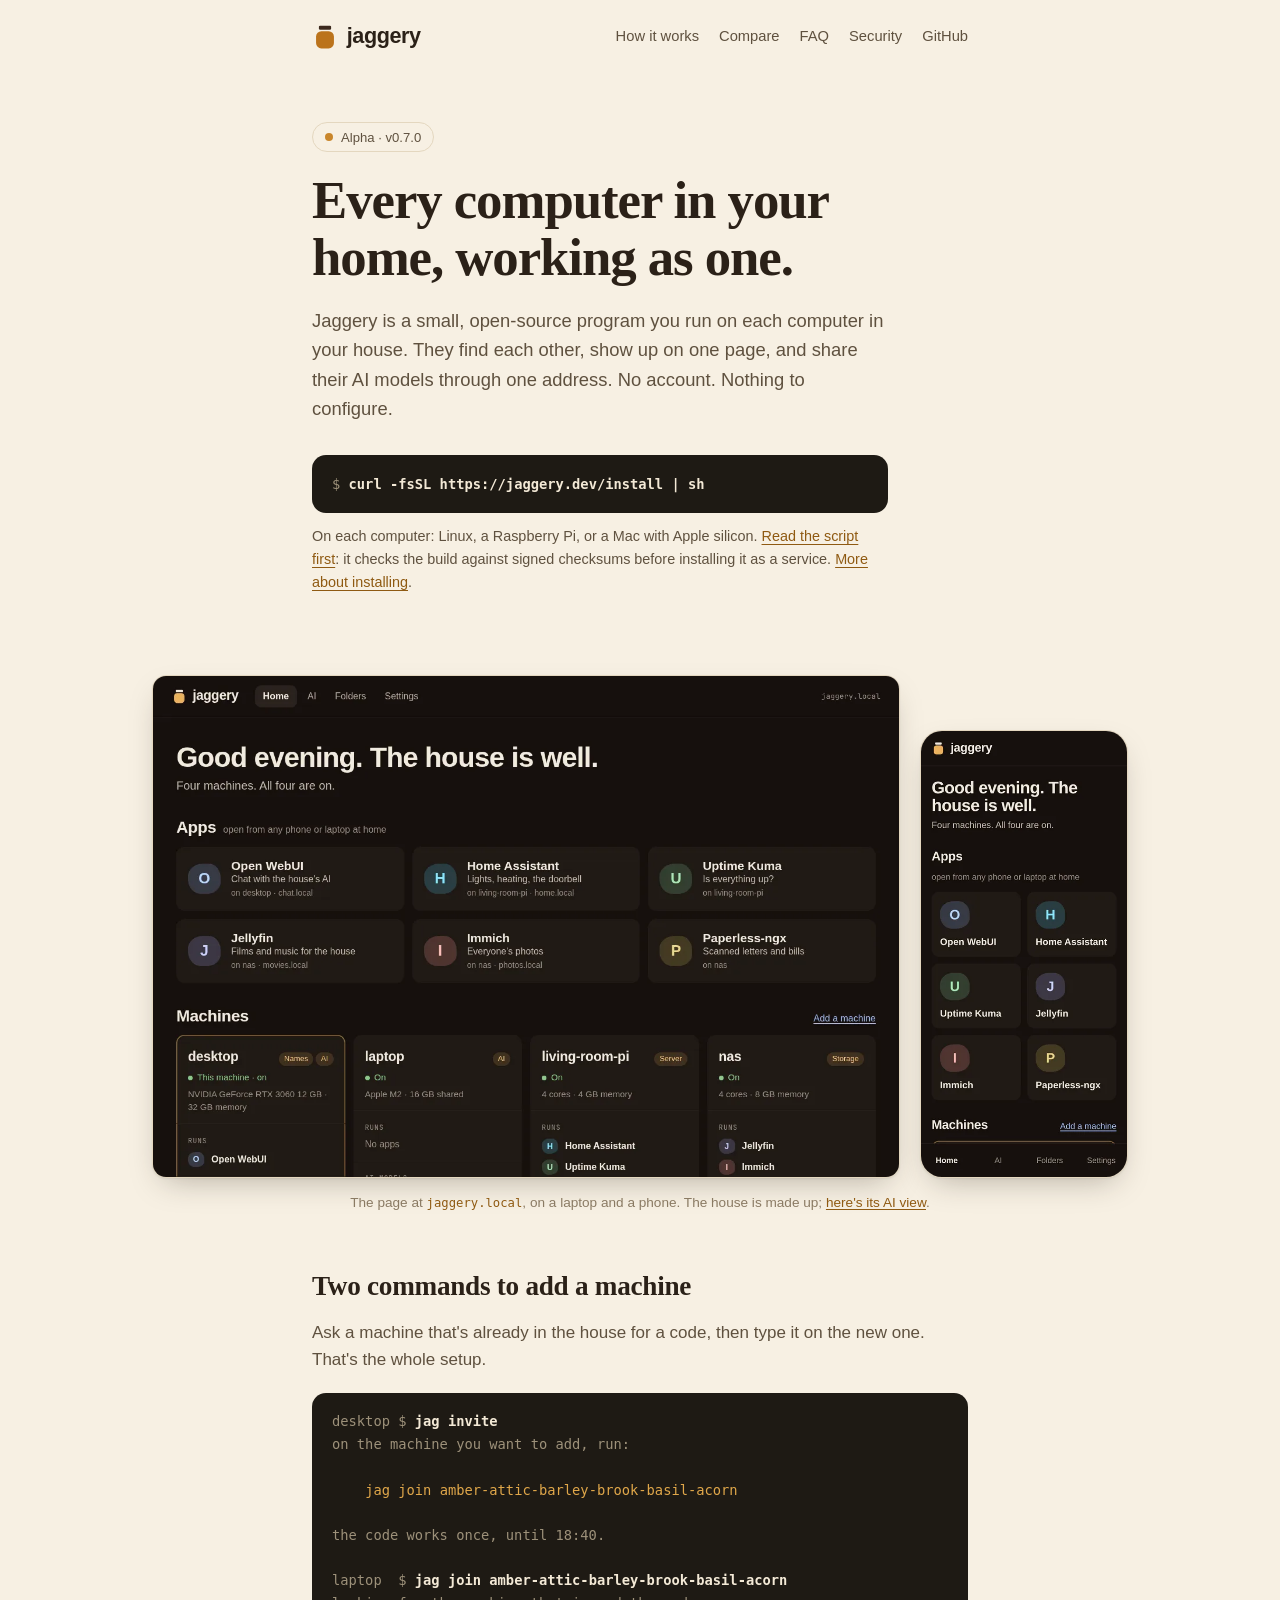
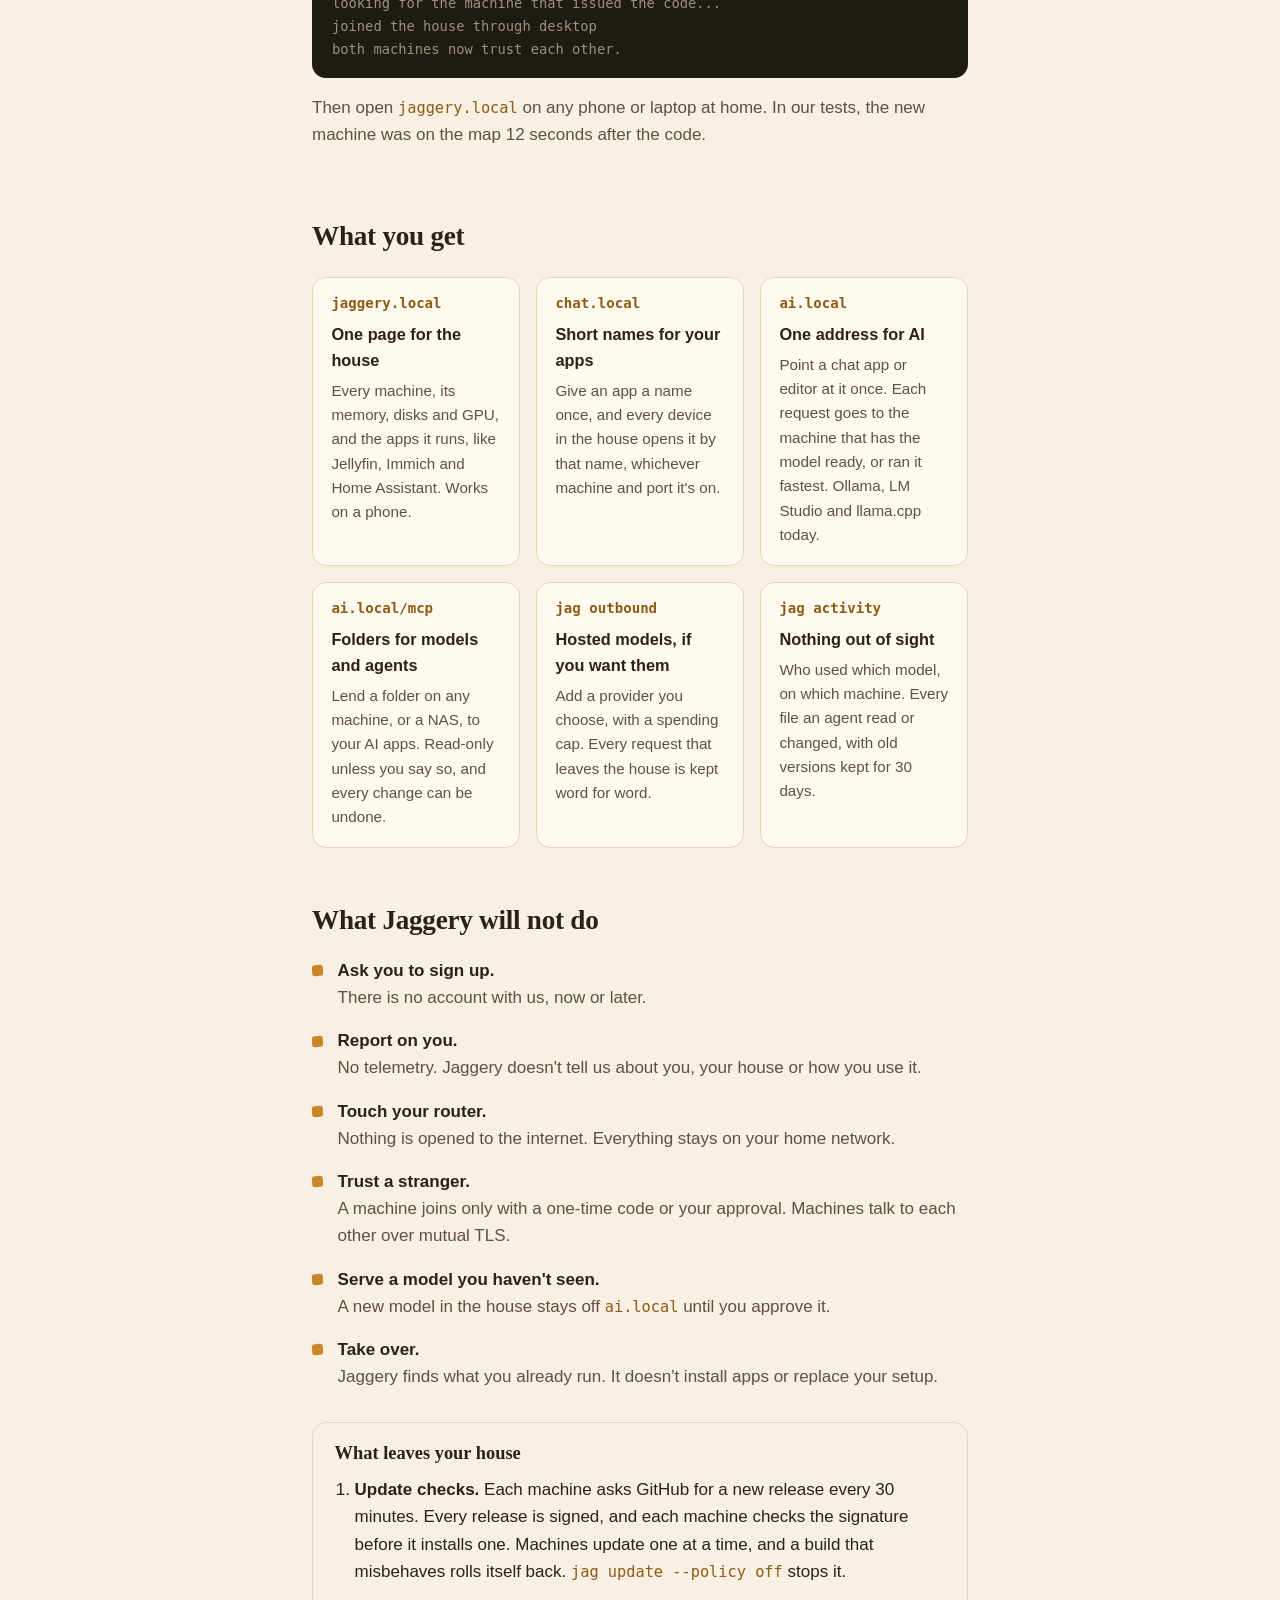
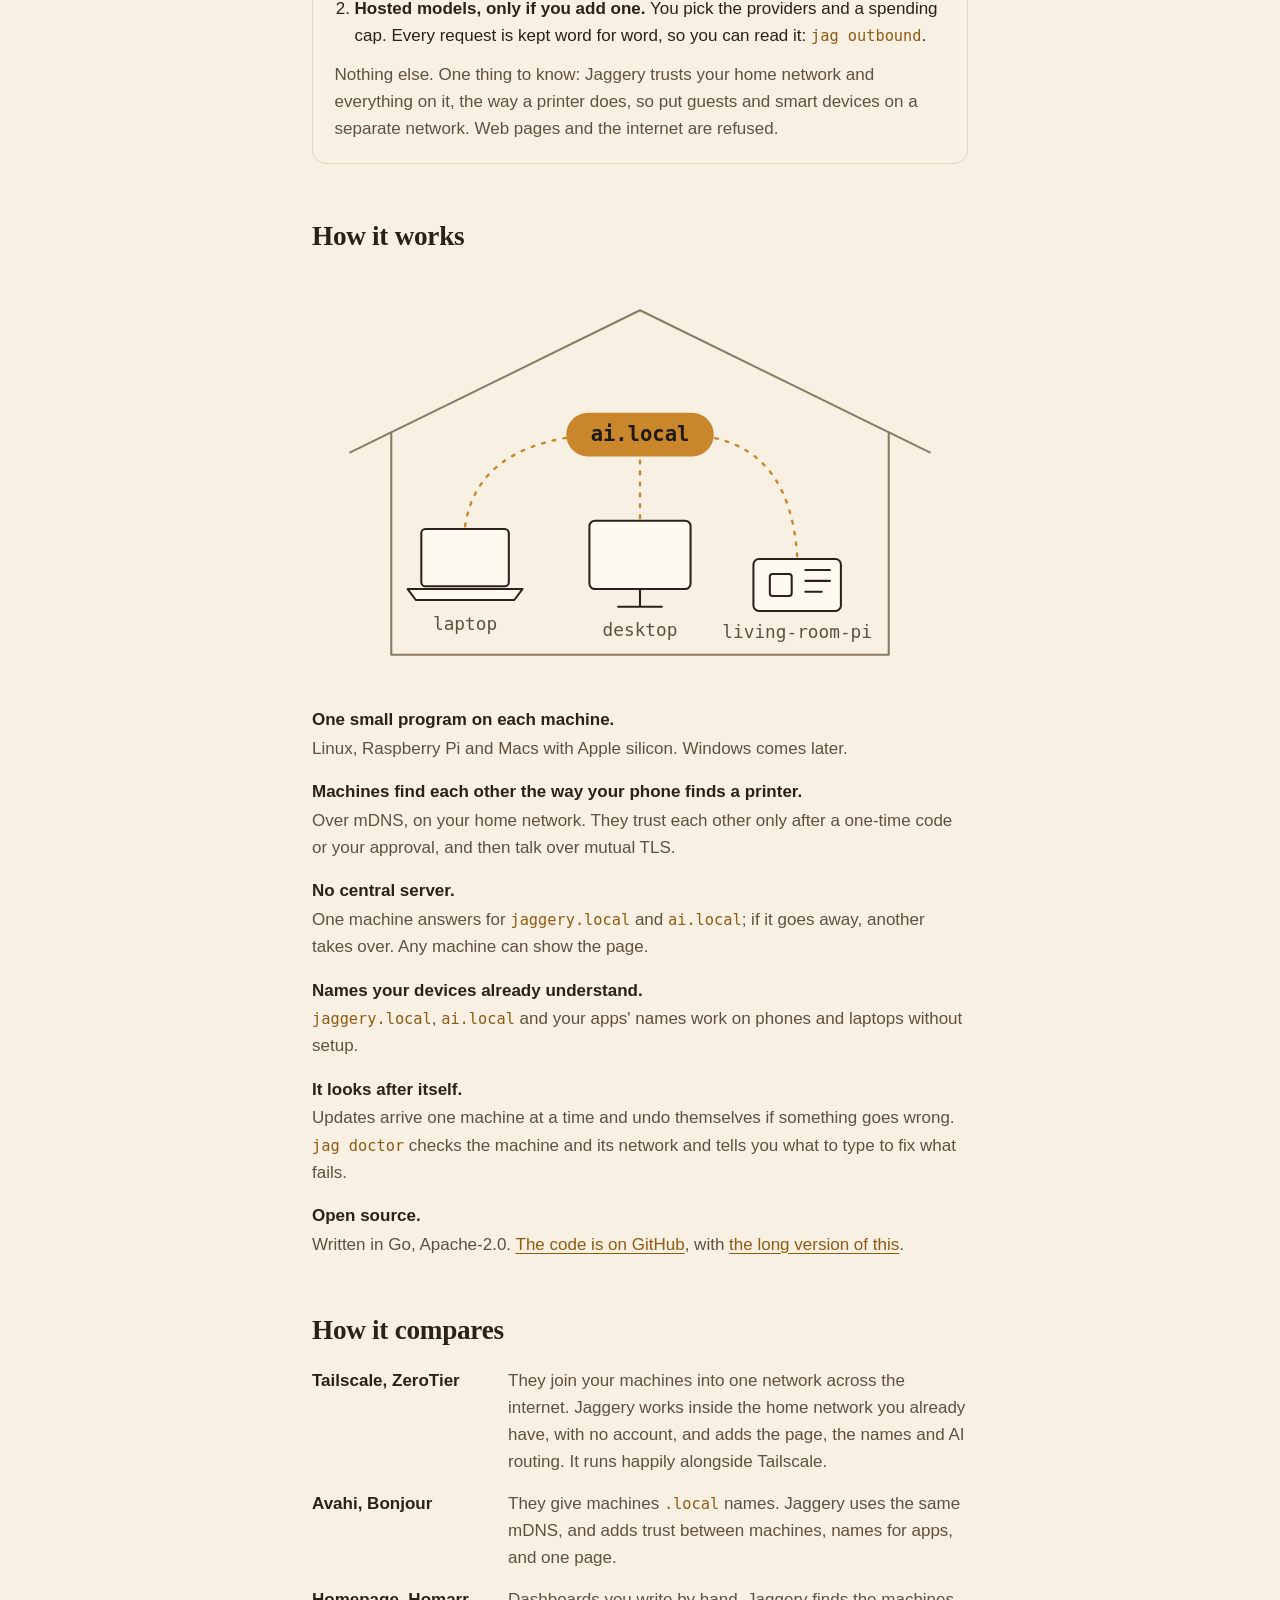
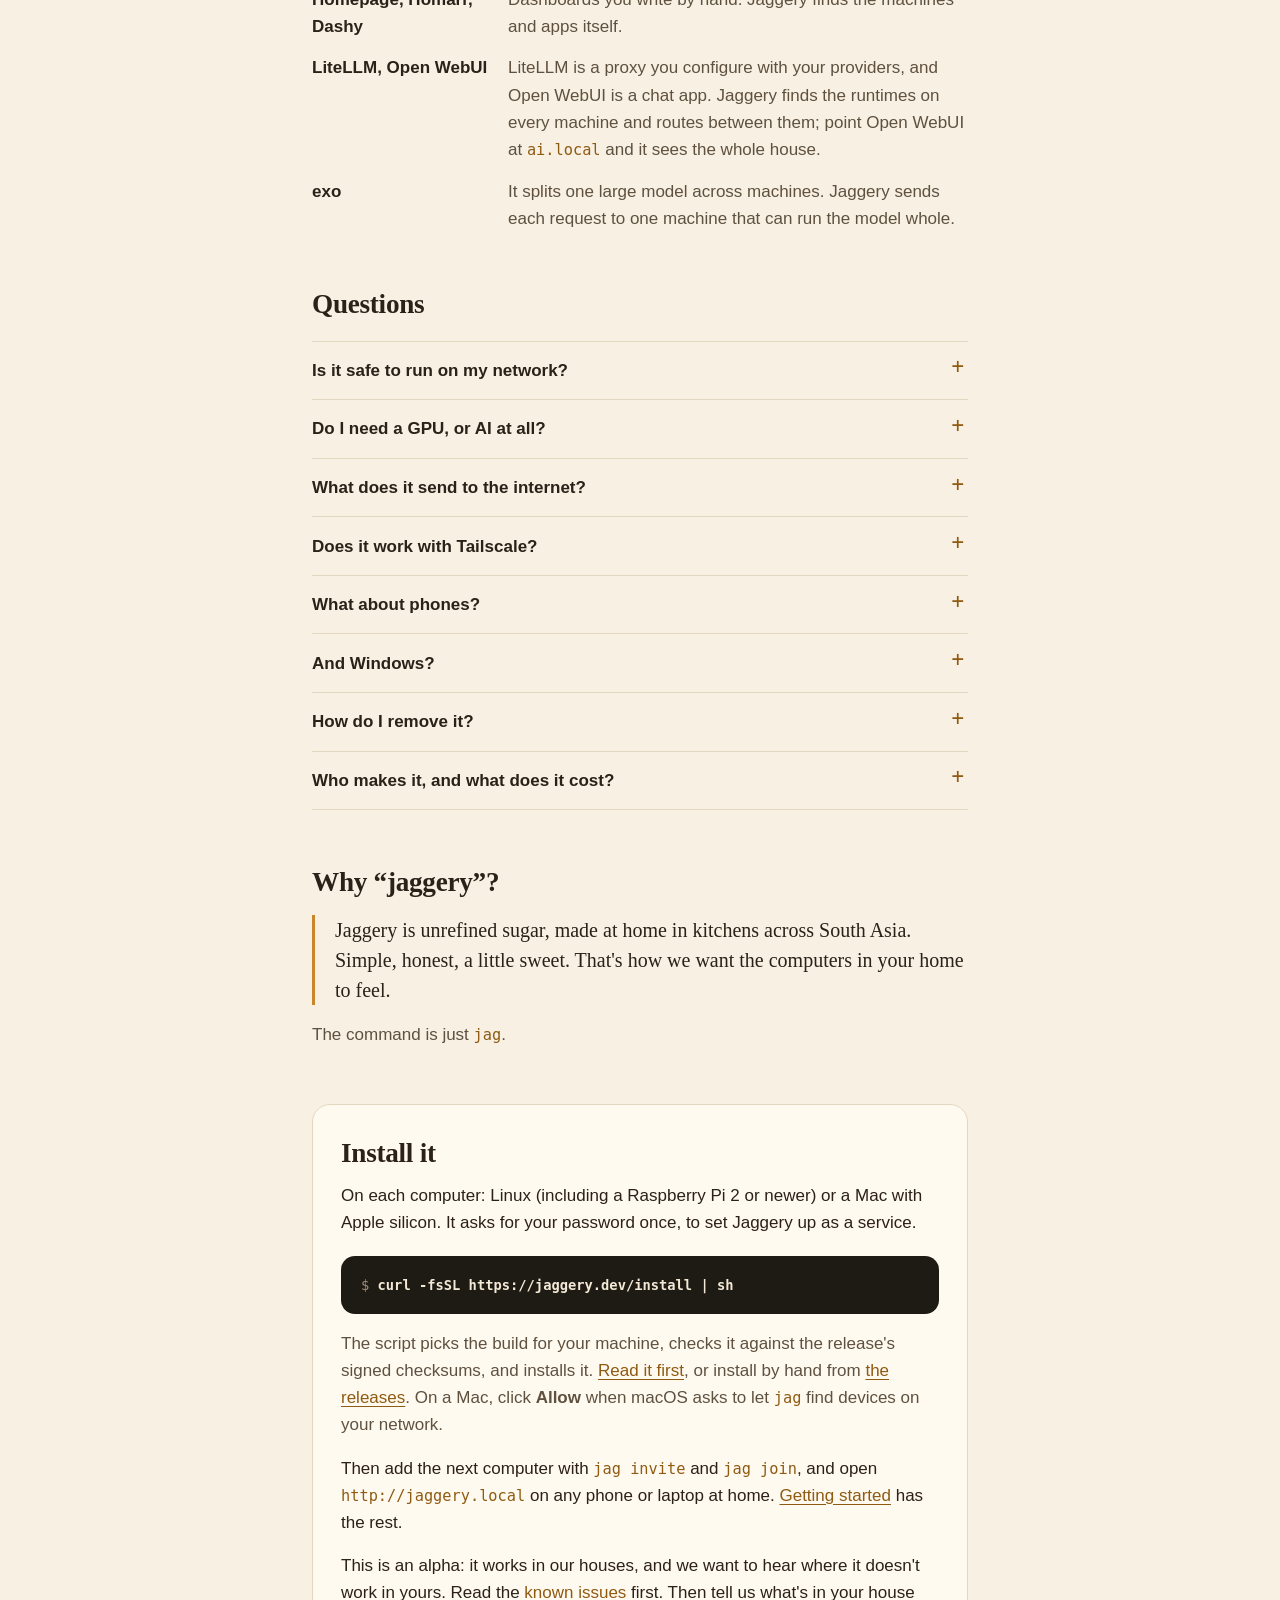
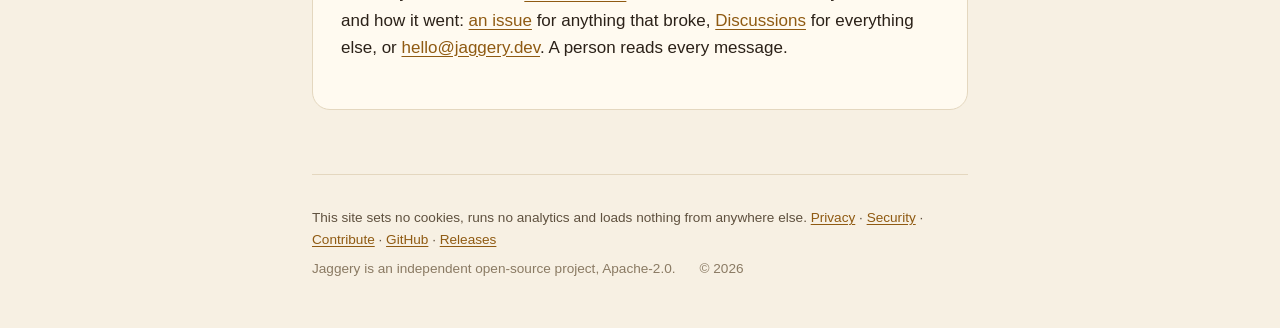
<file: index.html>
<!doctype html>
<html lang="en-GB">
<head>
<meta charset="utf-8">
<meta name="viewport" content="width=device-width, initial-scale=1">
<meta http-equiv="Content-Security-Policy" content="default-src 'none'; style-src 'self'; img-src 'self'; base-uri 'none'; form-action 'none'">
<meta name="referrer" content="no-referrer">
<title>Jaggery: every computer in your home, working as one</title>
<meta name="description" content="Jaggery is a small open-source program for each computer in your house. They find each other, show up on one page, and share their AI models through one address. No account, no telemetry.">
<link rel="canonical" href="https://jaggery.dev/">
<meta property="og:type" content="website">
<meta property="og:site_name" content="Jaggery">
<meta property="og:url" content="https://jaggery.dev/">
<meta property="og:title" content="Jaggery: every computer in your home, working as one">
<meta property="og:description" content="One page for every machine in the house, short names for your apps, and one address for all your local AI models. Open source, no account, no telemetry.">
<meta property="og:image" content="https://jaggery.dev/img/og.png">
<meta property="og:image:width" content="1200">
<meta property="og:image:height" content="630">
<meta property="og:image:alt" content="The Jaggery jar and the words: Every computer in your home, working as one.">
<meta name="twitter:card" content="summary_large_image">
<meta name="theme-color" content="#f7f0e3" media="(prefers-color-scheme: light)">
<meta name="theme-color" content="#14110d" media="(prefers-color-scheme: dark)">
<link rel="icon" href="favicon.svg" type="image/svg+xml">
<link rel="icon" href="favicon-32.png" type="image/png" sizes="32x32">
<link rel="apple-touch-icon" href="apple-touch-icon.png">
<link rel="stylesheet" href="style.css">
<script type="application/ld+json">
{"@context": "https://schema.org", "@type": "SoftwareApplication", "name": "Jaggery",
 "description": "A small open-source program for each computer in your house: they find each other, show up on one page, and share their AI models through one address.",
 "url": "https://jaggery.dev/", "applicationCategory": "UtilitiesApplication", "operatingSystem": "Linux, macOS",
 "license": "https://www.apache.org/licenses/LICENSE-2.0", "codeRepository": "https://github.com/jaggery-dev/jaggery",
 "offers": {"@type": "Offer", "price": "0", "priceCurrency": "GBP"}}
</script>
</head>
<body>
<a class="skip" href="#main">Skip to the content</a>
<div class="wrap">

<header class="top">
  <a class="mark" href="/" aria-label="Jaggery home">
    <svg viewBox="0 0 64 64" aria-hidden="true"><rect class="jar-lid" x="17" y="4" width="30" height="10" rx="3"/><rect class="jar-body" x="10" y="18" width="44" height="42" rx="13"/></svg>
    <span>jaggery</span>
  </a>
  <nav aria-label="Sections">
    <a href="#how">How it works</a>
    <a href="#compare">Compare</a>
    <a href="#faq">FAQ</a>
    <a href="/security">Security</a>
    <a href="https://github.com/jaggery-dev/jaggery">GitHub</a>
  </nav>
</header>

<main id="main">

<div class="hero">
  <a class="status" href="https://github.com/jaggery-dev/jaggery/releases/latest">Alpha · v0.7.0</a>
  <h1>Every computer in your home, working as one.</h1>
  <p class="lede">Jaggery is a small, open-source program you run on each computer in your house. They find each other, show up on one page, and share their AI models through one address. No account. Nothing to configure.</p>
  <div class="install" id="install">
    <div class="term wrap" role="img" aria-label="Terminal: curl -fsSL https://jaggery.dev/install | sh">
<pre><span class="who">$</span> <span class="cmd select">curl -fsSL https://jaggery.dev/install | sh</span></pre>
    </div>
    <p class="dim small">On each computer: Linux, a Raspberry Pi, or a Mac with Apple silicon. <a href="https://github.com/jaggery-dev/jaggery/blob/prod/scripts/get.sh">Read the script first</a>: it checks the build against signed checksums before installing it as a service. <a href="#alpha">More about installing</a>.</p>
  </div>
</div>

</div>

<figure class="shot" aria-labelledby="shot-cap">
  <div class="shot-row">
    <picture class="desk">
      <source srcset="img/page-home.webp" type="image/webp">
      <img src="img/page-home.png" width="1280" height="860" alt="The page at jaggery.local: Good evening, the house is well. Six apps with their short names, like chat.local and photos.local, and four machines, desktop, laptop, living-room-pi and nas, with their hardware, apps and AI models.">
    </picture>
    <img class="phone" src="img/page-home-phone.webp" srcset="img/page-home-phone.webp 1x, img/page-home-phone@2x.webp 2x" width="390" height="844" loading="lazy" alt="The same page on a phone.">
  </div>
  <figcaption id="shot-cap">The page at <code>jaggery.local</code>, on a laptop and a phone. The house is made up; <a href="img/page-ai.webp">here's its AI view</a>.</figcaption>
</figure>

<div class="wrap">

<section aria-labelledby="two">
  <h2 id="two">Two commands to add a machine</h2>
  <p class="dim">Ask a machine that's already in the house for a code, then type it on the new one. That's the whole setup.</p>
  <div class="term" role="img" aria-label="Terminal: jag invite on the desktop prints a six-word code; jag join with that code on the laptop joins the house.">
<pre><span class="who">desktop $</span> <span class="cmd">jag invite</span>
<span class="out">on the machine you want to add, run:</span>

    <span class="hl">jag join amber-attic-barley-brook-basil-acorn</span>

<span class="out">the code works once, until 18:40.</span>

<span class="who">laptop  $</span> <span class="cmd">jag join amber-attic-barley-brook-basil-acorn</span>
<span class="out">looking for the machine that issued the code...</span>
<span class="out">joined the house through desktop</span>
<span class="out">both machines now trust each other.</span></pre>
  </div>
  <p class="dim">Then open <code>jaggery.local</code> on any phone or laptop at home. In our tests, the new machine was on the map 12 seconds after the code.</p>
</section>

<section aria-labelledby="get">
  <h2 id="get">What you get</h2>
  <div class="things">
    <div class="thing">
      <span class="addr">jaggery.local</span>
      <h3>One page for the house</h3>
      <p>Every machine, its memory, disks and GPU, and the apps it runs, like Jellyfin, Immich and Home Assistant. Works on a phone.</p>
    </div>
    <div class="thing">
      <span class="addr">chat.local</span>
      <h3>Short names for your apps</h3>
      <p>Give an app a name once, and every device in the house opens it by that name, whichever machine and port it's on.</p>
    </div>
    <div class="thing">
      <span class="addr">ai.local</span>
      <h3>One address for AI</h3>
      <p>Point a chat app or editor at it once. Each request goes to the machine that has the model ready, or ran it fastest. Ollama, LM Studio and llama.cpp today.</p>
    </div>
    <div class="thing">
      <span class="addr">ai.local/mcp</span>
      <h3>Folders for models and agents</h3>
      <p>Lend a folder on any machine, or a NAS, to your AI apps. Read-only unless you say so, and every change can be undone.</p>
    </div>
    <div class="thing">
      <span class="addr">jag outbound</span>
      <h3>Hosted models, if you want them</h3>
      <p>Add a provider you choose, with a spending cap. Every request that leaves the house is kept word for word.</p>
    </div>
    <div class="thing">
      <span class="addr">jag activity</span>
      <h3>Nothing out of sight</h3>
      <p>Who used which model, on which machine. Every file an agent read or changed, with old versions kept for 30 days.</p>
    </div>
  </div>
</section>

<section id="promises" aria-labelledby="promises-h">
  <h2 id="promises-h">What Jaggery will not do</h2>
  <ul class="promises">
    <li><strong>Ask you to sign up.</strong> <span>There is no account with us, now or later.</span></li>
    <li><strong>Report on you.</strong> <span>No telemetry. Jaggery doesn't tell us about you, your house or how you use it.</span></li>
    <li><strong>Touch your router.</strong> <span>Nothing is opened to the internet. Everything stays on your home network.</span></li>
    <li><strong>Trust a stranger.</strong> <span>A machine joins only with a one-time code or your approval. Machines talk to each other over mutual TLS.</span></li>
    <li><strong>Serve a model you haven't seen.</strong> <span>A new model in the house stays off <code>ai.local</code> until you approve it.</span></li>
    <li><strong>Take over.</strong> <span>Jaggery finds what you already run. It doesn't install apps or replace your setup.</span></li>
  </ul>

  <div class="leaves">
    <h3>What leaves your house</h3>
    <ol>
      <li><strong>Update checks.</strong> Each machine asks GitHub for a new release every 30 minutes. Every release is signed, and each machine checks the signature before it installs one. Machines update one at a time, and a build that misbehaves rolls itself back. <code>jag update --policy off</code> stops it.</li>
      <li><strong>Hosted models, only if you add one.</strong> You pick the providers and a spending cap. Every request is kept word for word, so you can read it: <code>jag outbound</code>.</li>
    </ol>
    <p class="dim">Nothing else. One thing to know: Jaggery trusts your home network and everything on it, the way a printer does, so put guests and smart devices on a separate network. Web pages and the internet are refused.</p>
  </div>
</section>

<section id="how" aria-labelledby="how-h">
  <h2 id="how-h">How it works</h2>
  <figure class="house" aria-label="A drawing of a house. A laptop, a desktop and a Raspberry Pi are joined by dotted lines to one address, ai.local.">
    <svg viewBox="0 0 480 300" role="img" aria-hidden="true">
      <path class="outline" d="M28 132 L240 28 L452 132"/>
      <path class="outline" d="M58 118 V280 H422 V118"/>
      <path class="link" d="M112 186 Q120 132 188 121"/>
      <path class="link" d="M240 180 V136"/>
      <path class="link" d="M355 208 Q350 132 292 121"/>
      <rect class="hub" x="186" y="103" width="108" height="32" rx="16"/>
      <text class="hub-text" x="240" y="124" text-anchor="middle">ai.local</text>
      <rect class="device" x="80" y="188" width="64" height="42" rx="3"/>
      <path class="device" d="M70 232 H154 L148 240 H76 Z"/>
      <rect class="device" x="203" y="182" width="74" height="50" rx="4"/>
      <path class="detail" d="M240 232 V244 M224 245 H256"/>
      <rect class="device" x="323" y="210" width="64" height="38" rx="4"/>
      <rect class="device" x="335" y="221" width="16" height="16" rx="2"/>
      <path class="detail" d="M361 218 H379 M361 226 H379 M361 234 H373"/>
      <text class="label" x="112" y="262" text-anchor="middle">laptop</text>
      <text class="label" x="240" y="266" text-anchor="middle">desktop</text>
      <text class="label" x="355" y="268" text-anchor="middle">living-room-pi</text>
    </svg>
  </figure>
  <dl class="how">
    <div><dt>One small program on each machine.</dt><dd>Linux, Raspberry Pi and Macs with Apple silicon. Windows comes later.</dd></div>
    <div><dt>Machines find each other the way your phone finds a printer.</dt><dd>Over mDNS, on your home network. They trust each other only after a one-time code or your approval, and then talk over mutual TLS.</dd></div>
    <div><dt>No central server.</dt><dd>One machine answers for <code>jaggery.local</code> and <code>ai.local</code>; if it goes away, another takes over. Any machine can show the page.</dd></div>
    <div><dt>Names your devices already understand.</dt><dd><code>jaggery.local</code>, <code>ai.local</code> and your apps' names work on phones and laptops without setup.</dd></div>
    <div><dt>It looks after itself.</dt><dd>Updates arrive one machine at a time and undo themselves if something goes wrong. <code>jag doctor</code> checks the machine and its network and tells you what to type to fix what fails.</dd></div>
    <div><dt>Open source.</dt><dd>Written in Go, Apache-2.0. <a href="https://github.com/jaggery-dev/jaggery">The code is on GitHub</a>, with <a href="https://github.com/jaggery-dev/jaggery/blob/prod/docs/how-it-works.md">the long version of this</a>.</dd></div>
  </dl>
</section>

<section id="compare" aria-labelledby="compare-h">
  <h2 id="compare-h">How it compares</h2>
  <dl class="compare">
    <div><dt>Tailscale, ZeroTier</dt><dd>They join your machines into one network across the internet. Jaggery works inside the home network you already have, with no account, and adds the page, the names and AI routing. It runs happily alongside Tailscale.</dd></div>
    <div><dt>Avahi, Bonjour</dt><dd>They give machines <code>.local</code> names. Jaggery uses the same mDNS, and adds trust between machines, names for apps, and one page.</dd></div>
    <div><dt>Homepage, Homarr, Dashy</dt><dd>Dashboards you write by hand. Jaggery finds the machines and apps itself.</dd></div>
    <div><dt>LiteLLM, Open WebUI</dt><dd>LiteLLM is a proxy you configure with your providers, and Open WebUI is a chat app. Jaggery finds the runtimes on every machine and routes between them; point Open WebUI at <code>ai.local</code> and it sees the whole house.</dd></div>
    <div><dt>exo</dt><dd>It splits one large model across machines. Jaggery sends each request to one machine that can run the model whole.</dd></div>
  </dl>
</section>

<section id="faq" aria-labelledby="faq-h">
  <h2 id="faq-h">Questions</h2>
  <div class="faq">
    <details>
      <summary>Is it safe to run on my network?</summary>
      <p>Jaggery trusts your home network and everything on it, the way a printer or a media server does: anyone on it can use <code>ai.local</code>, the page and any folders you share. So put guests and smart devices on a separate network, and don't run it on a network you don't control. Web pages and the internet are refused, machines join only with a code, and updates must carry Jaggery's signature. The details, including what isn't protected yet, are on the <a href="/security">security page</a>.</p>
    </details>
    <details>
      <summary>Do I need a GPU, or AI at all?</summary>
      <p>No. Without an AI runtime you still get the page and the names. If a machine runs Ollama, LM Studio or llama.cpp, its models appear at <code>ai.local</code> for every device in the house. A GPU makes them faster, but small models run fine on a CPU.</p>
    </details>
    <details>
      <summary>What does it send to the internet?</summary>
      <p>Each machine asks GitHub for a new release every 30 minutes, and <code>jag update --policy off</code> stops it. Hosted models are used only if you add a provider. Nothing else: no telemetry, no account, no crash reports.</p>
    </details>
    <details>
      <summary>Does it work with Tailscale?</summary>
      <p>Yes, side by side. Jaggery accepts requests from Tailscale's addresses, and a machine that isn't on the home network, such as a cloud machine over a VPN, can join with <code>jag join &lt;code&gt; --at &lt;address&gt;</code>.</p>
    </details>
    <details>
      <summary>What about phones?</summary>
      <p>The page works in any phone's browser. <code>.local</code> names work on iPhones; on Android they depend on the version and the browser, and we'd like to hear what yours does (<a href="https://github.com/jaggery-dev/jaggery/issues/18">issue #18</a>).</p>
    </details>
    <details>
      <summary>And Windows?</summary>
      <p>Not yet (<a href="https://github.com/jaggery-dev/jaggery/issues/17">issue #17</a>). Run Jaggery on your other machines, and Windows apps can still use <code>ai.local</code> and open the page.</p>
    </details>
    <details>
      <summary>How do I remove it?</summary>
      <p><code>curl -fsSL https://jaggery.dev/install | sh -s -- --uninstall</code> removes the service and the program, and keeps the machine's identity so it can rejoin. To remove that too, delete <code>~/.config/jaggery</code> on Linux or <code>~/Library/Application Support/jaggery</code> on a Mac.</p>
    </details>
    <details>
      <summary>Who makes it, and what does it cost?</summary>
      <p>Jaggery is an independent open-source project with one maintainer for now. It's free, under the Apache-2.0 licence, with no account and nothing to pay. Help is welcome: see <a href="/contribute">how to contribute</a>.</p>
    </details>
  </div>
</section>

<section class="name" aria-labelledby="name-h">
  <h2 id="name-h">Why “jaggery”?</h2>
  <blockquote>Jaggery is unrefined sugar, made at home in kitchens across South Asia. Simple, honest, a little sweet. That's how we want the computers in your home to feel.</blockquote>
  <p class="dim after">The command is just <code>jag</code>.</p>
</section>

<section id="alpha" class="alpha" aria-labelledby="alpha-h">
  <h2 id="alpha-h">Install it</h2>
  <p>On each computer: Linux (including a Raspberry Pi 2 or newer) or a Mac with Apple silicon. It asks for your password once, to set Jaggery up as a service.</p>
  <div class="term wrap" role="img" aria-label="Terminal: the install command.">
<pre><span class="who">$</span> <span class="cmd select">curl -fsSL https://jaggery.dev/install | sh</span></pre>
  </div>
  <p class="dim">The script picks the build for your machine, checks it against the release's signed checksums, and installs it. <a href="https://github.com/jaggery-dev/jaggery/blob/prod/scripts/get.sh">Read it first</a>, or install by hand from <a href="https://github.com/jaggery-dev/jaggery/releases">the releases</a>. On a Mac, click <strong>Allow</strong> when macOS asks to let <code>jag</code> find devices on your network.</p>
  <p>Then add the next computer with <code>jag invite</code> and <code>jag join</code>, and open <code>http://jaggery.local</code> on any phone or laptop at home. <a href="https://github.com/jaggery-dev/jaggery/blob/prod/docs/getting-started.md">Getting started</a> has the rest.</p>
  <p>This is an alpha: it works in our houses, and we want to hear where it doesn't work in yours. Read the <a href="https://github.com/jaggery-dev/jaggery/blob/prod/docs/known-issues.md">known issues</a> first. Then tell us what's in your house and how it went: <a href="https://github.com/jaggery-dev/jaggery/issues/new/choose">an issue</a> for anything that broke, <a href="https://github.com/jaggery-dev/jaggery/discussions">Discussions</a> for everything else, or <a href="mailto:hello@jaggery.dev?subject=Jaggery%20alpha">hello@jaggery.dev</a>. A person reads every message.</p>
</section>

</main>

<footer>
  <p class="first">This site sets no cookies, runs no analytics and loads nothing from anywhere else. <a href="/privacy">Privacy</a> · <a href="/security">Security</a> · <a href="/contribute">Contribute</a> · <a href="https://github.com/jaggery-dev/jaggery">GitHub</a> · <a href="https://github.com/jaggery-dev/jaggery/releases">Releases</a></p>
  <p>Jaggery is an independent open-source project, Apache-2.0.</p>
  <p>© 2026</p>
</footer>

</div>
</body>
</html>
</file>
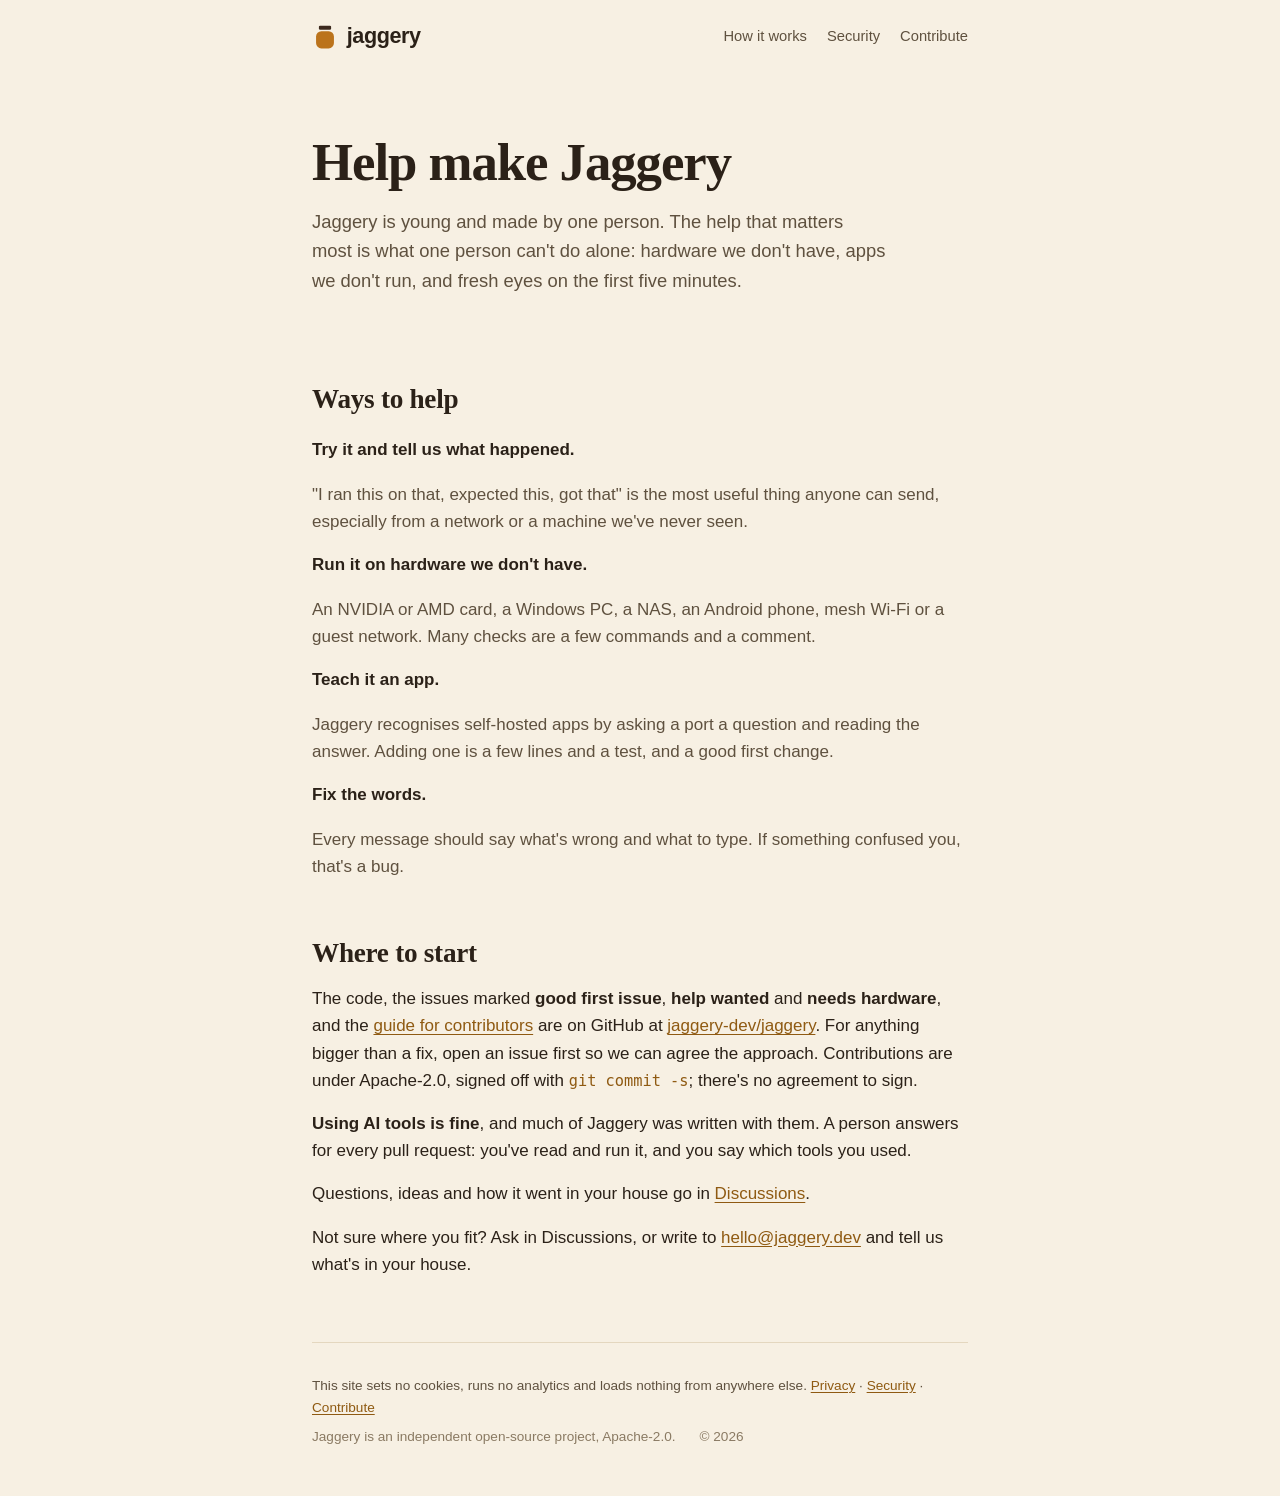
<file: contribute.html>
<!doctype html>
<html lang="en-GB">
<head>
<meta charset="utf-8">
<meta name="viewport" content="width=device-width, initial-scale=1">
<meta http-equiv="Content-Security-Policy" content="default-src 'none'; style-src 'self'; img-src 'self'; base-uri 'none'; form-action 'none'">
<meta name="referrer" content="no-referrer">
<title>Contribute · Jaggery</title>
<meta name="description" content="How to help Jaggery: hardware reports, teaching it apps, and code.">
<meta name="theme-color" content="#f7f0e3" media="(prefers-color-scheme: light)">
<meta name="theme-color" content="#14110d" media="(prefers-color-scheme: dark)">
<link rel="canonical" href="https://jaggery.dev/contribute">
<meta property="og:type" content="website">
<meta property="og:site_name" content="Jaggery">
<meta property="og:url" content="https://jaggery.dev/contribute">
<meta property="og:title" content="Contribute · Jaggery">
<meta property="og:description" content="How to help Jaggery: hardware reports, teaching it apps, and code.">
<meta property="og:image" content="https://jaggery.dev/img/og.png">
<meta name="twitter:card" content="summary_large_image">
<link rel="icon" href="favicon.svg" type="image/svg+xml">
<link rel="icon" href="favicon-32.png" type="image/png" sizes="32x32">
<link rel="apple-touch-icon" href="apple-touch-icon.png">
<link rel="stylesheet" href="style.css">
</head>
<body>
<a class="skip" href="#main">Skip to the content</a>
<div class="wrap">

<header class="top">
  <a class="mark" href="/" aria-label="Jaggery home">
    <svg viewBox="0 0 64 64" aria-hidden="true"><rect class="jar-lid" x="17" y="4" width="30" height="10" rx="3"/><rect class="jar-body" x="10" y="18" width="44" height="42" rx="13"/></svg>
    <span>jaggery</span>
  </a>
  <nav aria-label="Pages">
    <a href="/#how">How it works</a>
    <a href="/security">Security</a>
    <a href="/contribute">Contribute</a>
  </nav>
</header>

<main id="main" class="page">

<h1>Help make Jaggery</h1>
<p class="lede">Jaggery is young and made by one person. The help that matters most is what one person can't do alone: hardware we don't have, apps we don't run, and fresh eyes on the first five minutes.</p>

<section>
<h2>Ways to help</h2>
<dl class="how">
  <dt>Try it and tell us what happened.</dt>
  <dd>"I ran this on that, expected this, got that" is the most useful thing anyone can send, especially from a network or a machine we've never seen.</dd>
  <dt>Run it on hardware we don't have.</dt>
  <dd>An NVIDIA or AMD card, a Windows PC, a NAS, an Android phone, mesh Wi-Fi or a guest network. Many checks are a few commands and a comment.</dd>
  <dt>Teach it an app.</dt>
  <dd>Jaggery recognises self-hosted apps by asking a port a question and reading the answer. Adding one is a few lines and a test, and a good first change.</dd>
  <dt>Fix the words.</dt>
  <dd>Every message should say what's wrong and what to type. If something confused you, that's a bug.</dd>
</dl>
</section>

<section>
<h2>Where to start</h2>
<p>The code, the issues marked <strong>good first issue</strong>, <strong>help wanted</strong> and <strong>needs hardware</strong>, and the <a href="https://github.com/jaggery-dev/jaggery/blob/beta/CONTRIBUTING.md">guide for contributors</a> are on GitHub at <a href="https://github.com/jaggery-dev/jaggery">jaggery-dev/jaggery</a>. For anything bigger than a fix, open an issue first so we can agree the approach. Contributions are under Apache-2.0, signed off with <code>git commit -s</code>; there's no agreement to sign.</p>
<p><strong>Using AI tools is fine</strong>, and much of Jaggery was written with them. A person answers for every pull request: you've read and run it, and you say which tools you used.</p>
<p>Questions, ideas and how it went in your house go in <a href="https://github.com/jaggery-dev/jaggery/discussions">Discussions</a>.</p>
<p>Not sure where you fit? Ask in Discussions, or write to <a href="mailto:hello@jaggery.dev?subject=Helping">hello@jaggery.dev</a> and tell us what's in your house.</p>
</section>

</main>

<footer>
  <p class="first">This site sets no cookies, runs no analytics and loads nothing from anywhere else. <a href="/privacy">Privacy</a> · <a href="/security">Security</a> · <a href="/contribute">Contribute</a></p>
  <p>Jaggery is an independent open-source project, Apache-2.0.</p>
  <p>© 2026</p>
</footer>

</div>
</body>
</html>
</file>
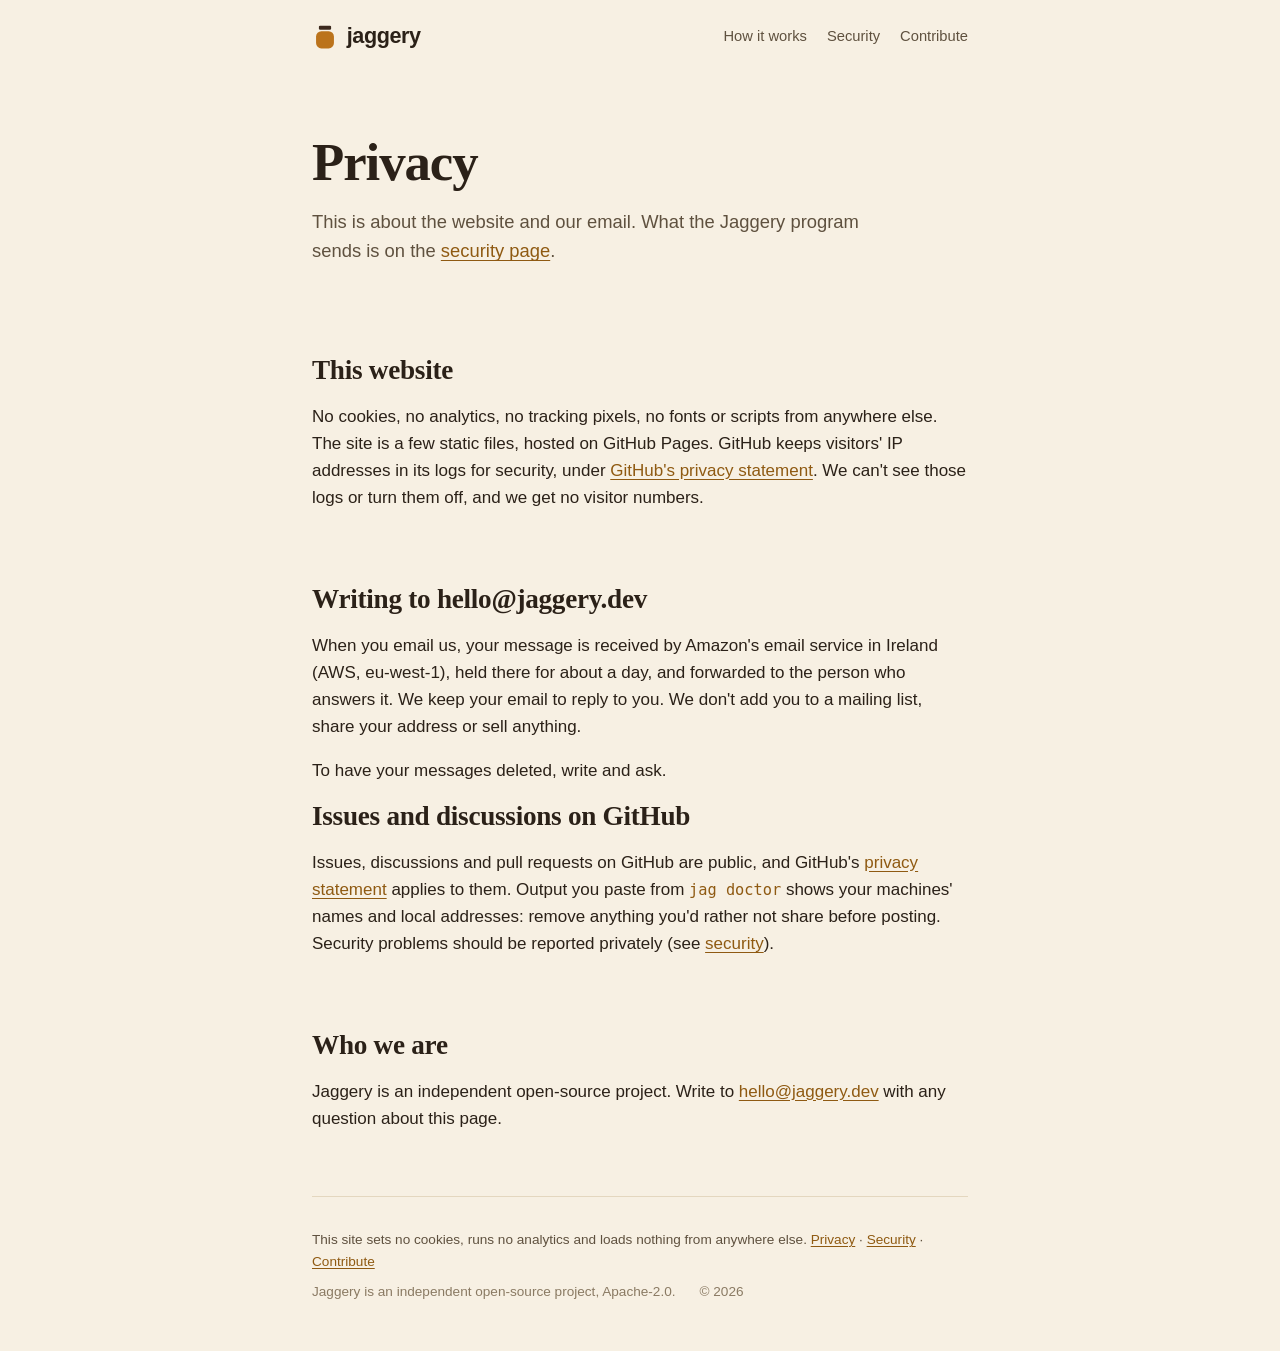
<file: privacy.html>
<!doctype html>
<html lang="en-GB">
<head>
<meta charset="utf-8">
<meta name="viewport" content="width=device-width, initial-scale=1">
<meta http-equiv="Content-Security-Policy" content="default-src 'none'; style-src 'self'; img-src 'self'; base-uri 'none'; form-action 'none'">
<meta name="referrer" content="no-referrer">
<title>Privacy · Jaggery</title>
<meta name="description" content="What jaggery.dev and hello@jaggery.dev collect: no cookies, no analytics, and email read by a person.">
<meta name="theme-color" content="#f7f0e3" media="(prefers-color-scheme: light)">
<meta name="theme-color" content="#14110d" media="(prefers-color-scheme: dark)">
<link rel="canonical" href="https://jaggery.dev/privacy">
<meta property="og:type" content="website">
<meta property="og:site_name" content="Jaggery">
<meta property="og:url" content="https://jaggery.dev/privacy">
<meta property="og:title" content="Privacy · Jaggery">
<meta property="og:description" content="What jaggery.dev and hello@jaggery.dev collect: no cookies, no analytics, and email read by a person.">
<meta property="og:image" content="https://jaggery.dev/img/og.png">
<meta name="twitter:card" content="summary_large_image">
<link rel="icon" href="favicon.svg" type="image/svg+xml">
<link rel="icon" href="favicon-32.png" type="image/png" sizes="32x32">
<link rel="apple-touch-icon" href="apple-touch-icon.png">
<link rel="stylesheet" href="style.css">
</head>
<body>
<a class="skip" href="#main">Skip to the content</a>
<div class="wrap">

<header class="top">
  <a class="mark" href="/" aria-label="Jaggery home">
    <svg viewBox="0 0 64 64" aria-hidden="true"><rect class="jar-lid" x="17" y="4" width="30" height="10" rx="3"/><rect class="jar-body" x="10" y="18" width="44" height="42" rx="13"/></svg>
    <span>jaggery</span>
  </a>
  <nav aria-label="Pages">
    <a href="/#how">How it works</a>
    <a href="/security">Security</a>
    <a href="/contribute">Contribute</a>
  </nav>
</header>

<main id="main" class="page">

<h1>Privacy</h1>
<p class="lede">This is about the website and our email. What the Jaggery program sends is on the <a href="/security">security page</a>.</p>

<section>
<h2>This website</h2>
<p>No cookies, no analytics, no tracking pixels, no fonts or scripts from anywhere else. The site is a few static files, hosted on GitHub Pages. GitHub keeps visitors' IP addresses in its logs for security, under <a href="https://docs.github.com/en/site-policy/privacy-policies/github-general-privacy-statement">GitHub's privacy statement</a>. We can't see those logs or turn them off, and we get no visitor numbers.</p>
</section>

<section>
<h2>Writing to hello@jaggery.dev</h2>
<p>When you email us, your message is received by Amazon's email service in Ireland (AWS, eu-west-1), held there for about a day, and forwarded to the person who answers it. We keep your email to reply to you. We don't add you to a mailing list, share your address or sell anything.</p>
<p>To have your messages deleted, write and ask.</p>

<h2>Issues and discussions on GitHub</h2>
<p>Issues, discussions and pull requests on GitHub are public, and GitHub's <a href="https://docs.github.com/site-policy/privacy-policies/github-general-privacy-statement">privacy statement</a> applies to them. Output you paste from <code>jag doctor</code> shows your machines' names and local addresses: remove anything you'd rather not share before posting. Security problems should be reported privately (see <a href="/security">security</a>).</p>
</section>

<section>
<h2>Who we are</h2>
<p>Jaggery is an independent open-source project. Write to <a href="mailto:hello@jaggery.dev">hello@jaggery.dev</a> with any question about this page.</p>
</section>

</main>

<footer>
  <p class="first">This site sets no cookies, runs no analytics and loads nothing from anywhere else. <a href="/privacy">Privacy</a> · <a href="/security">Security</a> · <a href="/contribute">Contribute</a></p>
  <p>Jaggery is an independent open-source project, Apache-2.0.</p>
  <p>© 2026</p>
</footer>

</div>
</body>
</html>
</file>
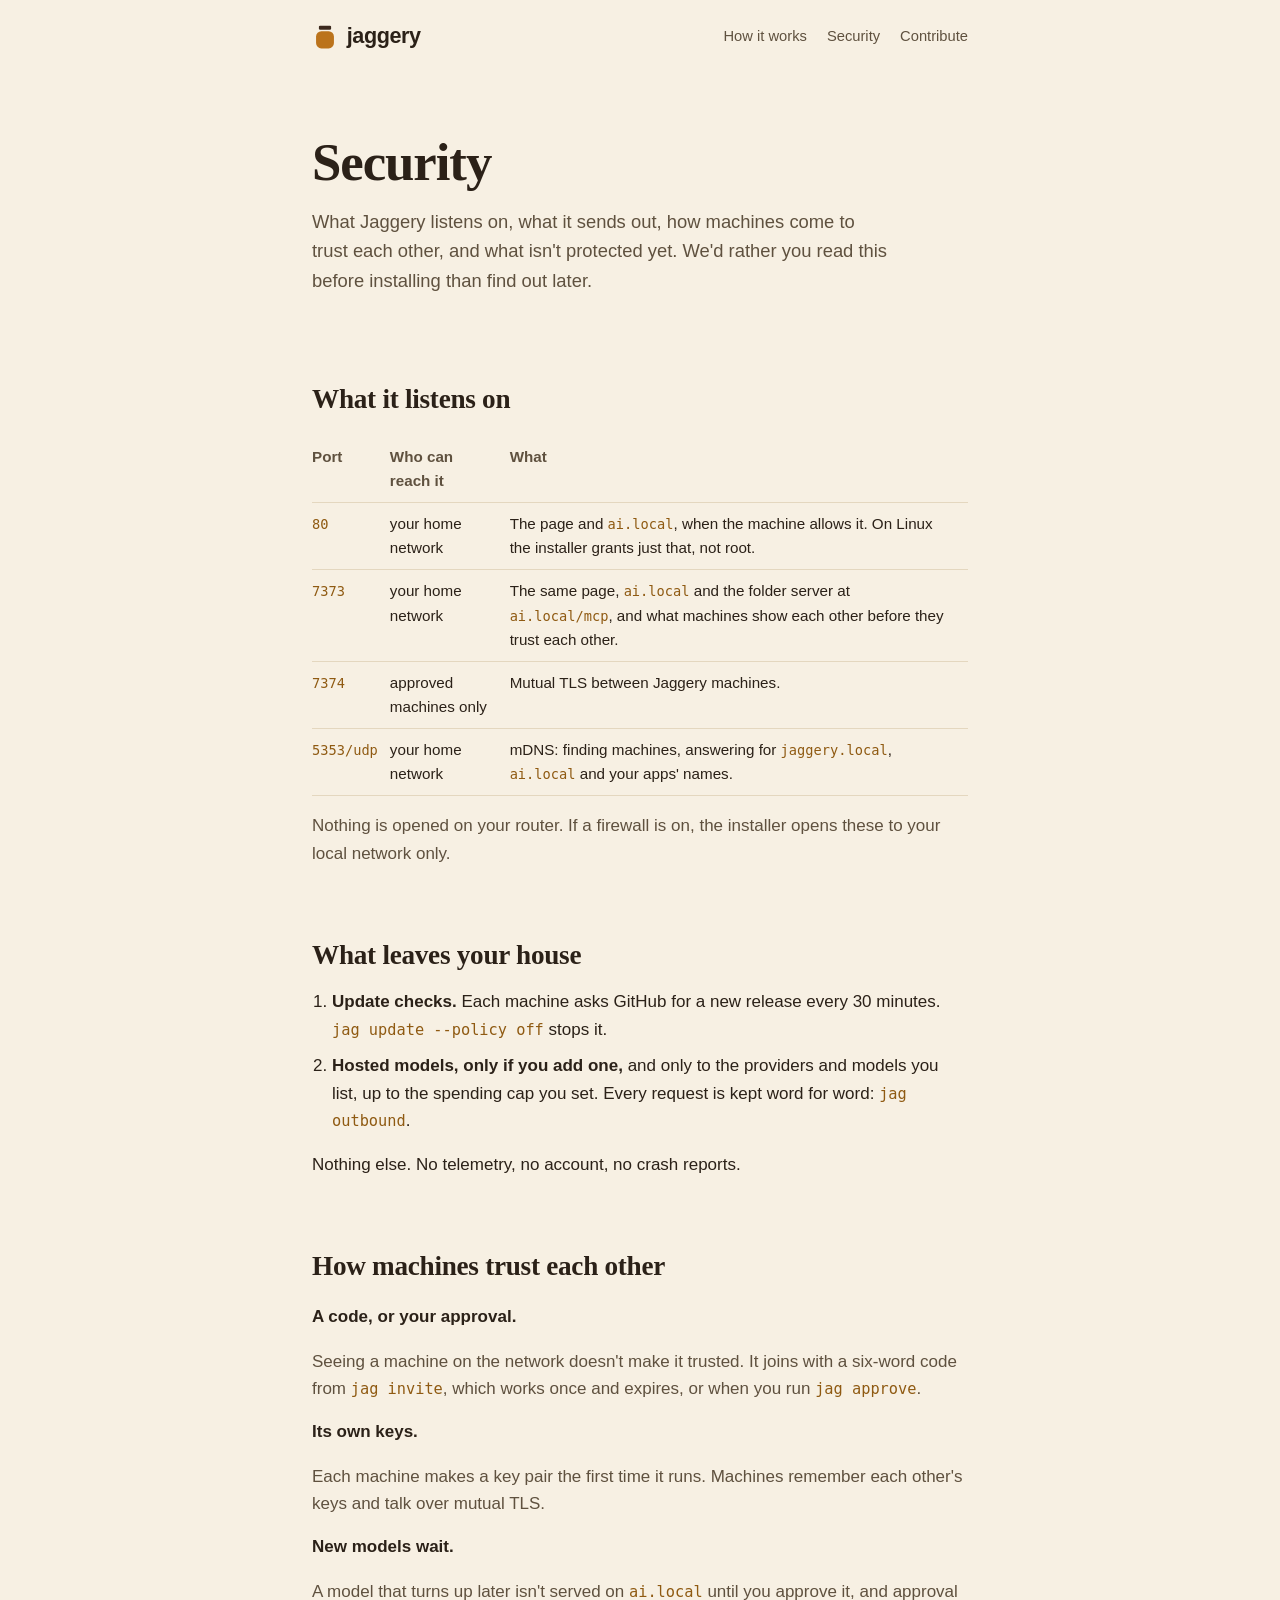
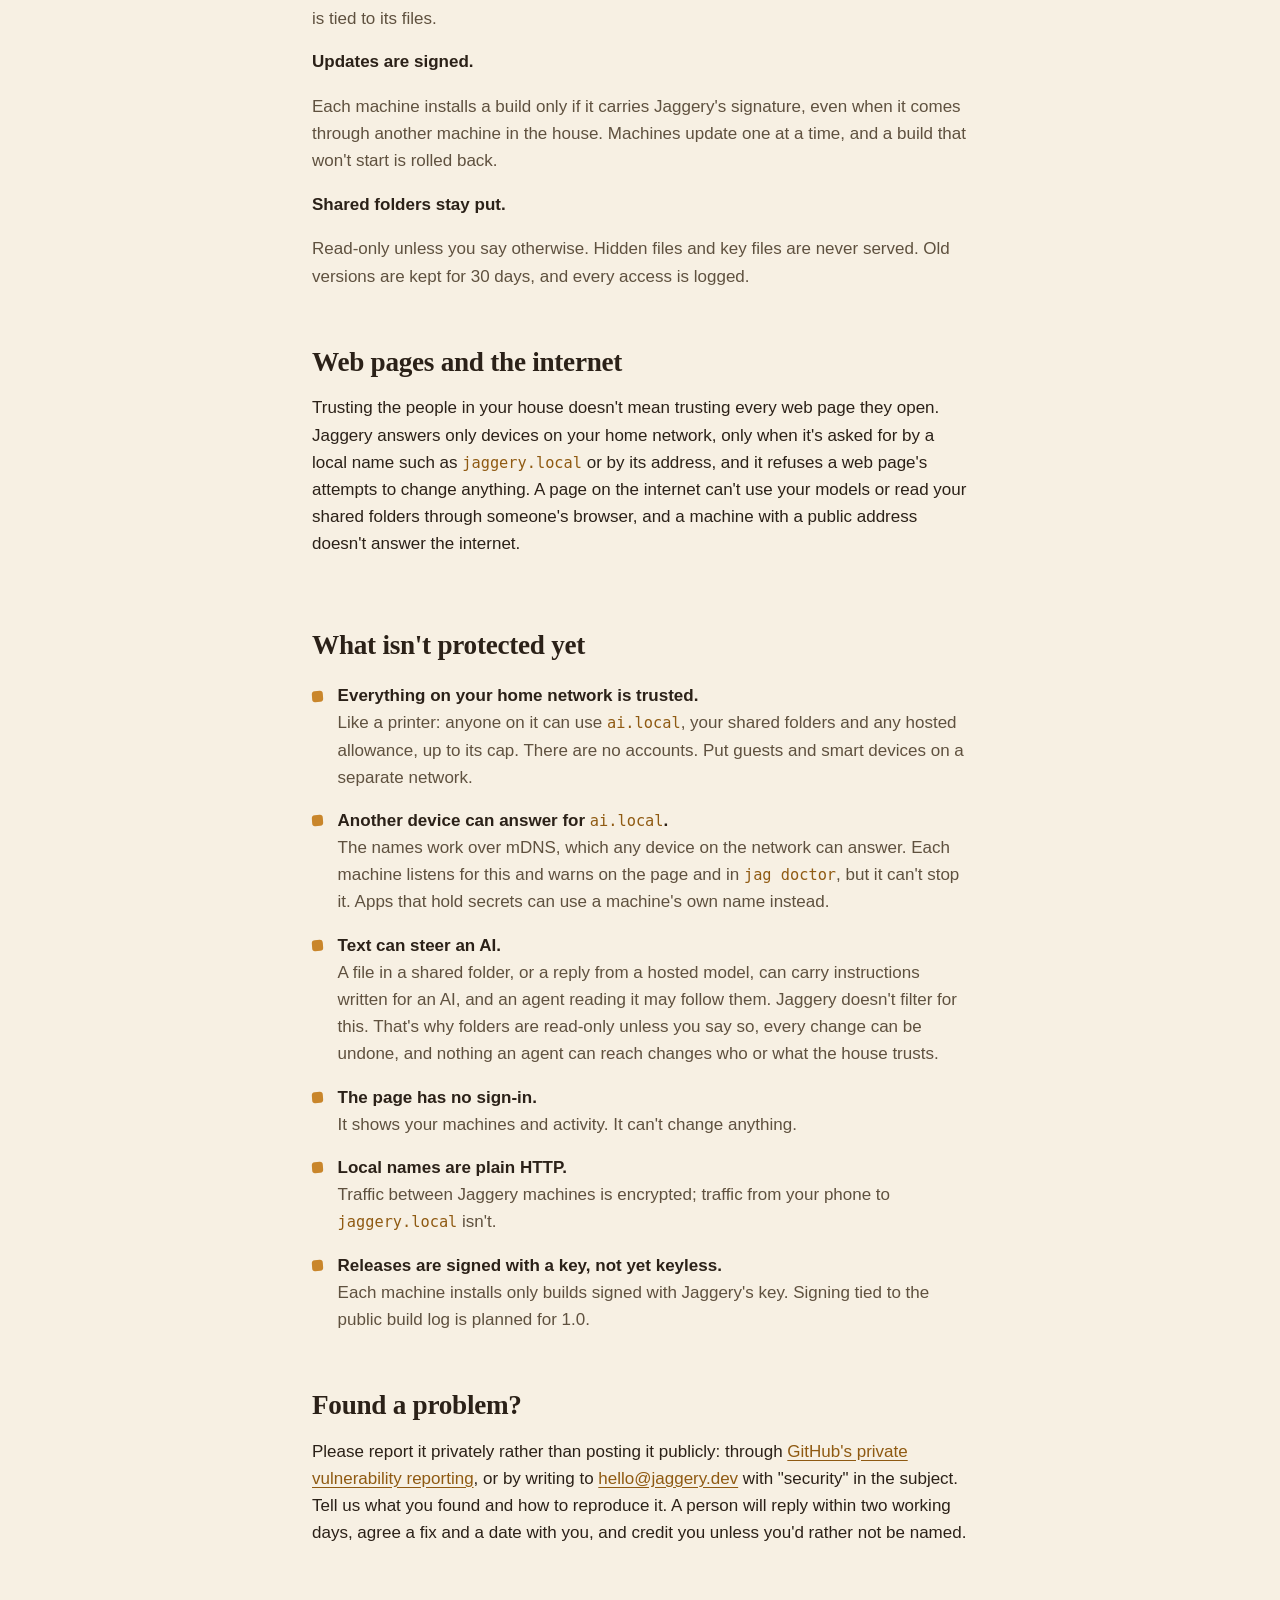
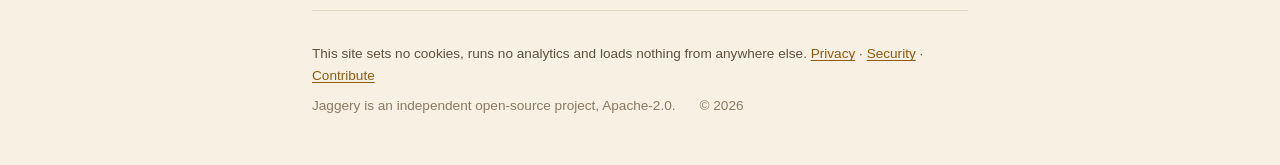
<file: security.html>
<!doctype html>
<html lang="en-GB">
<head>
<meta charset="utf-8">
<meta name="viewport" content="width=device-width, initial-scale=1">
<meta http-equiv="Content-Security-Policy" content="default-src 'none'; style-src 'self'; img-src 'self'; base-uri 'none'; form-action 'none'">
<meta name="referrer" content="no-referrer">
<title>Security · Jaggery</title>
<meta name="description" content="What Jaggery listens on, what leaves your house, how machines trust each other, and how to report a problem.">
<meta name="theme-color" content="#f7f0e3" media="(prefers-color-scheme: light)">
<meta name="theme-color" content="#14110d" media="(prefers-color-scheme: dark)">
<link rel="canonical" href="https://jaggery.dev/security">
<meta property="og:type" content="website">
<meta property="og:site_name" content="Jaggery">
<meta property="og:url" content="https://jaggery.dev/security">
<meta property="og:title" content="Security · Jaggery">
<meta property="og:description" content="What Jaggery listens on, what leaves your house, how machines trust each other, and how to report a problem.">
<meta property="og:image" content="https://jaggery.dev/img/og.png">
<meta name="twitter:card" content="summary_large_image">
<link rel="icon" href="favicon.svg" type="image/svg+xml">
<link rel="icon" href="favicon-32.png" type="image/png" sizes="32x32">
<link rel="apple-touch-icon" href="apple-touch-icon.png">
<link rel="stylesheet" href="style.css">
</head>
<body>
<a class="skip" href="#main">Skip to the content</a>
<div class="wrap">

<header class="top">
  <a class="mark" href="/" aria-label="Jaggery home">
    <svg viewBox="0 0 64 64" aria-hidden="true"><rect class="jar-lid" x="17" y="4" width="30" height="10" rx="3"/><rect class="jar-body" x="10" y="18" width="44" height="42" rx="13"/></svg>
    <span>jaggery</span>
  </a>
  <nav aria-label="Pages">
    <a href="/#how">How it works</a>
    <a href="/security">Security</a>
    <a href="/contribute">Contribute</a>
  </nav>
</header>

<main id="main" class="page">

<h1>Security</h1>
<p class="lede">What Jaggery listens on, what it sends out, how machines come to trust each other, and what isn't protected yet. We'd rather you read this before installing than find out later.</p>

<section>
<h2>What it listens on</h2>
<table>
<thead><tr><th>Port</th><th>Who can reach it</th><th>What</th></tr></thead>
<tbody>
<tr><td><code>80</code></td><td>your home network</td><td>The page and <code>ai.local</code>, when the machine allows it. On Linux the installer grants just that, not root.</td></tr>
<tr><td><code>7373</code></td><td>your home network</td><td>The same page, <code>ai.local</code> and the folder server at <code>ai.local/mcp</code>, and what machines show each other before they trust each other.</td></tr>
<tr><td><code>7374</code></td><td>approved machines only</td><td>Mutual TLS between Jaggery machines.</td></tr>
<tr><td><code>5353/udp</code></td><td>your home network</td><td>mDNS: finding machines, answering for <code>jaggery.local</code>, <code>ai.local</code> and your apps' names.</td></tr>
</tbody>
</table>
<p class="dim">Nothing is opened on your router. If a firewall is on, the installer opens these to your local network only.</p>
</section>

<section>
<h2>What leaves your house</h2>
<ol>
  <li><strong>Update checks.</strong> Each machine asks GitHub for a new release every 30 minutes. <code>jag update --policy off</code> stops it.</li>
  <li><strong>Hosted models, only if you add one,</strong> and only to the providers and models you list, up to the spending cap you set. Every request is kept word for word: <code>jag outbound</code>.</li>
</ol>
<p>Nothing else. No telemetry, no account, no crash reports.</p>
</section>

<section>
<h2>How machines trust each other</h2>
<dl class="how">
  <dt>A code, or your approval.</dt>
  <dd>Seeing a machine on the network doesn't make it trusted. It joins with a six-word code from <code>jag invite</code>, which works once and expires, or when you run <code>jag approve</code>.</dd>
  <dt>Its own keys.</dt>
  <dd>Each machine makes a key pair the first time it runs. Machines remember each other's keys and talk over mutual TLS.</dd>
  <dt>New models wait.</dt>
  <dd>A model that turns up later isn't served on <code>ai.local</code> until you approve it, and approval is tied to its files.</dd>
  <dt>Updates are signed.</dt>
  <dd>Each machine installs a build only if it carries Jaggery's signature, even when it comes through another machine in the house. Machines update one at a time, and a build that won't start is rolled back.</dd>
  <dt>Shared folders stay put.</dt>
  <dd>Read-only unless you say otherwise. Hidden files and key files are never served. Old versions are kept for 30 days, and every access is logged.</dd>
</dl>
</section>

<section>
<h2>Web pages and the internet</h2>
<p>Trusting the people in your house doesn't mean trusting every web page they open. Jaggery answers only devices on your home network, only when it's asked for by a local name such as <code>jaggery.local</code> or by its address, and it refuses a web page's attempts to change anything. A page on the internet can't use your models or read your shared folders through someone's browser, and a machine with a public address doesn't answer the internet.</p>
</section>

<section>
<h2>What isn't protected yet</h2>
<ul class="promises">
  <li><strong>Everything on your home network is trusted.</strong><span>Like a printer: anyone on it can use <code>ai.local</code>, your shared folders and any hosted allowance, up to its cap. There are no accounts. Put guests and smart devices on a separate network.</span></li>
  <li><strong>Another device can answer for <code>ai.local</code>.</strong><span>The names work over mDNS, which any device on the network can answer. Each machine listens for this and warns on the page and in <code>jag doctor</code>, but it can't stop it. Apps that hold secrets can use a machine's own name instead.</span></li>
  <li><strong>Text can steer an AI.</strong><span>A file in a shared folder, or a reply from a hosted model, can carry instructions written for an AI, and an agent reading it may follow them. Jaggery doesn't filter for this. That's why folders are read-only unless you say so, every change can be undone, and nothing an agent can reach changes who or what the house trusts.</span></li>
  <li><strong>The page has no sign-in.</strong><span>It shows your machines and activity. It can't change anything.</span></li>
  <li><strong>Local names are plain HTTP.</strong><span>Traffic between Jaggery machines is encrypted; traffic from your phone to <code>jaggery.local</code> isn't.</span></li>
  <li><strong>Releases are signed with a key, not yet keyless.</strong><span>Each machine installs only builds signed with Jaggery's key. Signing tied to the public build log is planned for 1.0.</span></li>
</ul>
</section>

<section>
<h2>Found a problem?</h2>
<p>Please report it privately rather than posting it publicly: through <a href="https://github.com/jaggery-dev/jaggery/security/advisories/new">GitHub's private vulnerability reporting</a>, or by writing to <a href="mailto:hello@jaggery.dev?subject=Security">hello@jaggery.dev</a> with "security" in the subject. Tell us what you found and how to reproduce it. A person will reply within two working days, agree a fix and a date with you, and credit you unless you'd rather not be named.</p>
</section>

</main>

<footer>
  <p class="first">This site sets no cookies, runs no analytics and loads nothing from anywhere else. <a href="/privacy">Privacy</a> · <a href="/security">Security</a> · <a href="/contribute">Contribute</a></p>
  <p>Jaggery is an independent open-source project, Apache-2.0.</p>
  <p>© 2026</p>
</footer>

</div>
</body>
</html>
</file>
<file: style.css>
/* jaggery.dev: one stylesheet, no web fonts, nothing loaded from elsewhere.
   Colours match the dashboard (internal/dashboard/index.html) in dark mode. */

:root {
  --bg: #f7f0e3;          /* palm-sugar cream */
  --surface: #fffaf0;
  --line: #e4d7bf;
  --ink: #2b2118;         /* molasses */
  --ink-dim: #5f513f;
  --ink-faint: #8a7a63;
  --accent: #c9862b;      /* jaggery amber, for fills and marks */
  --jar-lid: #3C291D;     /* logo on light: brown lid, amber body */
  --jar-body: #BB731B;
  --accent-ink: #8f5a12;  /* amber dark enough for text on cream (AA) */
  --term-bg: #1e1a14;
  --term-ink: #f3e9d6;
  --term-dim: #9d917a;
  --term-accent: #e0a74a;

  --serif: "Iowan Old Style", "Palatino Linotype", Palatino, Charter, "Bitstream Charter", "Source Serif Pro", Georgia, serif;
  --sans: -apple-system, BlinkMacSystemFont, "Segoe UI", Roboto, "Helvetica Neue", sans-serif;
  --mono: ui-monospace, "SF Mono", Menlo, "Cascadia Mono", "DejaVu Sans Mono", monospace;
  color-scheme: light dark;
}

@media (prefers-color-scheme: dark) {
  :root {
    --bg: #14110d;
    --surface: #1e1a14;
    --line: #3a3024;
    --ink: #f3e9d6;
    --ink-dim: #c9bda5;
    --ink-faint: #9a8e78;
    --accent: #e0a74a;
    --jar-lid: #F2EADD;   /* logo on dark: cream lid, gold body */
    --jar-body: #EBB25F;
    --accent-ink: #e8b866;
    --term-bg: #0e0c09;
  }
}

* { box-sizing: border-box; }

html { -webkit-text-size-adjust: 100%; }

body {
  margin: 0;
  background: var(--bg);
  color: var(--ink);
  font: 17px/1.6 var(--sans);
  -webkit-font-smoothing: antialiased;
}

a { color: var(--accent-ink); text-underline-offset: 0.18em; }
a:hover { text-decoration-thickness: 2px; }
:focus-visible { outline: 2px solid var(--accent); outline-offset: 3px; border-radius: 4px; }

.wrap { max-width: 44rem; margin: 0 auto; padding: 0 1.5rem; }

/* Top bar */
.top {
  display: flex; align-items: center; gap: 1rem;
  padding: 1.5rem 0;
}
.mark { display: flex; align-items: center; gap: 0.55rem; text-decoration: none; color: var(--ink); }
.mark svg { width: 26px; height: 26px; }
.mark span { font: 800 1.35rem/1 "Alegreya Sans", var(--sans); letter-spacing: -0.02em; padding-bottom: 2px; }
.top nav { margin-left: auto; display: flex; gap: 1.25rem; font-size: 0.92rem; }
.top nav a { color: var(--ink-dim); text-decoration: none; }
.top nav a:hover { color: var(--ink); }
@media (max-width: 30rem) { .top nav { display: none; } }

/* Hero */
.hero { padding: 3rem 0 1rem; }
.status {
  display: inline-flex; align-items: center; gap: 0.5rem;
  font-size: 0.82rem; color: var(--ink-dim);
  border: 1px solid var(--line); border-radius: 999px;
  padding: 0.2rem 0.75rem;
}
.status::before {
  content: ""; width: 0.5rem; height: 0.5rem; border-radius: 50%;
  background: var(--accent);
}
h1 {
  font: 600 clamp(2.2rem, 6vw, 3.3rem)/1.08 var(--serif);
  letter-spacing: -0.02em;
  margin: 1.25rem 0 1.25rem;
  text-wrap: balance;
}
.lede { font-size: 1.15rem; color: var(--ink-dim); margin: 0 0 2rem; max-width: 36rem; }
.actions { display: flex; flex-wrap: wrap; gap: 0.75rem 1.5rem; align-items: center; }
.button {
  display: inline-block;
  background: var(--ink); color: var(--bg);
  padding: 0.75rem 1.25rem; border-radius: 10px;
  font-weight: 600; text-decoration: none;
}
.button:hover { background: var(--accent-ink); color: var(--bg); }
.quiet { color: var(--ink-dim); }

/* The house drawing */
.house { margin: 3rem 0 1rem; }
.house svg { width: 100%; height: auto; display: block; }
.house .outline { fill: none; stroke: var(--ink-faint); stroke-width: 1.5; stroke-linejoin: round; stroke-linecap: round; }
.house .device { fill: var(--surface); stroke: var(--ink); stroke-width: 1.5; stroke-linejoin: round; }
.house .detail { fill: none; stroke: var(--ink); stroke-width: 1.5; stroke-linecap: round; }
.house .link { fill: none; stroke: var(--accent); stroke-width: 1.75; stroke-dasharray: 2 6; stroke-linecap: round; animation: drift 2.4s linear infinite; }
.house .hub { fill: var(--accent); }
.house .hub-text { fill: #1e1a14; font: 600 15px var(--mono); }
.house .label { fill: var(--ink-dim); font: 13px var(--mono); }
@keyframes drift { to { stroke-dashoffset: -16; } }
@media (prefers-reduced-motion: reduce) { .house .link { animation: none; } }

/* Sections */
section { padding: 3.5rem 0 0; }
h2 {
  font: 600 1.7rem/1.2 var(--serif);
  letter-spacing: -0.01em;
  margin: 0 0 1rem;
}
h3 { font-size: 1.02rem; margin: 0 0 0.35rem; }
p { margin: 0 0 1rem; }
.dim { color: var(--ink-dim); }
code { font: 0.9em var(--mono); color: var(--accent-ink); }

/* Terminal */
.term {
  background: var(--term-bg); color: var(--term-ink);
  border-radius: 14px; padding: 1.1rem 1.25rem;
  font: 0.86rem/1.65 var(--mono);
  overflow-x: auto; margin: 1.25rem 0 1rem;
}
.term pre { margin: 0; font: inherit; white-space: pre; }
.term .who { color: var(--term-dim); }
.term .cmd { color: var(--term-ink); font-weight: 600; }
.term .out { color: var(--term-dim); }
.term .hl { color: var(--term-accent); }

/* Three things */
.things { display: grid; gap: 1rem; margin-top: 1.5rem; }
@media (min-width: 40rem) { .things { grid-template-columns: repeat(3, 1fr); } }
.thing {
  background: var(--surface); border: 1px solid var(--line);
  border-radius: 14px; padding: 1.1rem 1.15rem;
  font-size: 0.95rem;
}
.thing p { margin: 0; color: var(--ink-dim); }
.thing .addr { display: block; font: 600 0.88rem var(--mono); color: var(--accent-ink); margin-bottom: 0.6rem; }

/* Promises */
.promises { list-style: none; padding: 0; margin: 1.25rem 0 0; display: grid; gap: 1rem; }
.promises li { padding-left: 1.6rem; position: relative; }
.promises li::before {
  content: ""; position: absolute; left: 0; top: 0.5em;
  width: 0.7rem; height: 0.7rem; border-radius: 3px;
  background: var(--accent); transform: rotate(-4deg);
}
.promises strong { display: block; }
.promises span { color: var(--ink-dim); }

.leaves {
  margin-top: 2rem; padding: 1.25rem 1.35rem;
  border: 1px solid var(--line); border-radius: 14px;
}
.leaves h3 { font: 600 1.15rem var(--serif); margin-bottom: 0.75rem; }
.leaves ol { margin: 0 0 0.75rem; padding-left: 1.25rem; }
.leaves li { margin-bottom: 0.6rem; }
.leaves p:last-child { margin: 0; }

/* How it works */
dl.how { margin: 1.25rem 0 0; display: grid; gap: 1rem; }
dl.how dt { font-weight: 600; }
dl.how dd { margin: 0.1rem 0 0; color: var(--ink-dim); }

/* Name */
.name blockquote {
  margin: 0; padding-left: 1.25rem; border-left: 3px solid var(--accent);
  font: 1.25rem/1.5 var(--serif); color: var(--ink);
}

/* Alpha */
.alpha {
  margin-top: 3.5rem; padding: 2rem 1.75rem;
  background: var(--surface); border: 1px solid var(--line); border-radius: 18px;
}
.alpha h2 { margin-bottom: 0.75rem; }

footer {
  margin: 4rem 0 0; padding: 2rem 0 3rem;
  border-top: 1px solid var(--line);
  font-size: 0.85rem; color: var(--ink-faint);
  display: flex; flex-wrap: wrap; gap: 0.5rem 1.5rem;
}
footer p { margin: 0; }
footer .first { flex-basis: 100%; color: var(--ink-dim); }
.mark .jar-lid { fill: var(--jar-lid); }
.mark .jar-body { fill: var(--jar-body); }
.name .after { margin-top: 1rem; }
@media (max-width: 30rem) { .term { font-size: 0.7rem; padding: 0.9rem 1rem; } }

/* Inner pages: /security, /privacy, /contribute */
.page { padding-top: 2.5rem; }
.page h1 { margin-bottom: 1rem; }
.page table { width: 100%; border-collapse: collapse; margin: 1.25rem 0 1rem; font-size: 0.95rem; }
.page th, .page td { text-align: left; vertical-align: top; padding: 0.55rem 0.75rem 0.55rem 0; border-bottom: 1px solid var(--line); }
.page th { font-weight: 600; color: var(--ink-dim); }
.page td:first-child { white-space: nowrap; }
.page ol { padding-left: 1.25rem; }
.page ol li { margin-bottom: 0.6rem; }
.term.wrap pre { white-space: pre-wrap; overflow-wrap: anywhere; }

/* Launch page additions */
.skip { position: absolute; left: -999px; top: 0; padding: 0.6rem 1rem; background: var(--ink); color: var(--bg); border-radius: 0 0 10px 0; z-index: 10; }
.skip:focus { left: 0; }
a.status { text-decoration: none; }
a.status:hover { color: var(--ink); border-color: var(--ink-faint); }
.install { margin-top: 0.5rem; max-width: 36rem; }
.install .term { margin: 0 0 0.75rem; }
.small { font-size: 0.9rem; }
.select { user-select: all; -webkit-user-select: all; }

/* The product, wider than the text column */
.shot { margin: 3rem auto 0; max-width: 64rem; padding: 0 1.5rem; }
.shot-row { display: flex; gap: 1.25rem; align-items: flex-end; justify-content: center; }
.shot img { display: block; width: 100%; height: auto; border-radius: 14px; border: 1px solid var(--line); box-shadow: 0 1px 2px rgb(0 0 0 / 0.06), 0 12px 32px -12px rgb(43 33 24 / 0.35); background: #14110d; }
.shot .desk { flex: 1 1 auto; min-width: 0; }
.shot .phone { flex: 0 0 auto; width: 13rem; border-radius: 22px; }
@media (max-width: 44rem) { .shot .phone { display: none; } }
.shot figcaption { text-align: center; font-size: 0.85rem; color: var(--ink-faint); margin-top: 0.9rem; }

/* How it works: the drawing now lives here */
#how .house { margin: 1.25rem 0 1.5rem; }

/* Compare */
dl.compare { margin: 1.25rem 0 0; display: grid; gap: 0.9rem; }
dl.compare div { display: grid; gap: 0.15rem 1.25rem; }
@media (min-width: 40rem) { dl.compare div { grid-template-columns: 11rem 1fr; } }
dl.compare dt { font-weight: 600; }
dl.compare dd { margin: 0; color: var(--ink-dim); }

/* Questions */
.faq { margin-top: 1.25rem; border-top: 1px solid var(--line); }
.faq details { border-bottom: 1px solid var(--line); }
.faq summary { cursor: pointer; list-style: none; padding: 0.95rem 2rem 0.95rem 0; font-weight: 600; position: relative; }
.faq summary::-webkit-details-marker { display: none; }
.faq summary::after { content: "+"; position: absolute; right: 0.25rem; top: 0.8rem; font: 400 1.3rem var(--mono); color: var(--accent-ink); }
.faq details[open] summary::after { content: "−"; }
.faq details p { color: var(--ink-dim); margin: 0 0 1.1rem; }
@media (max-width: 42rem) { .top nav { gap: 1rem; } .top nav a:nth-child(n+4) { display: none; } }
</file>
